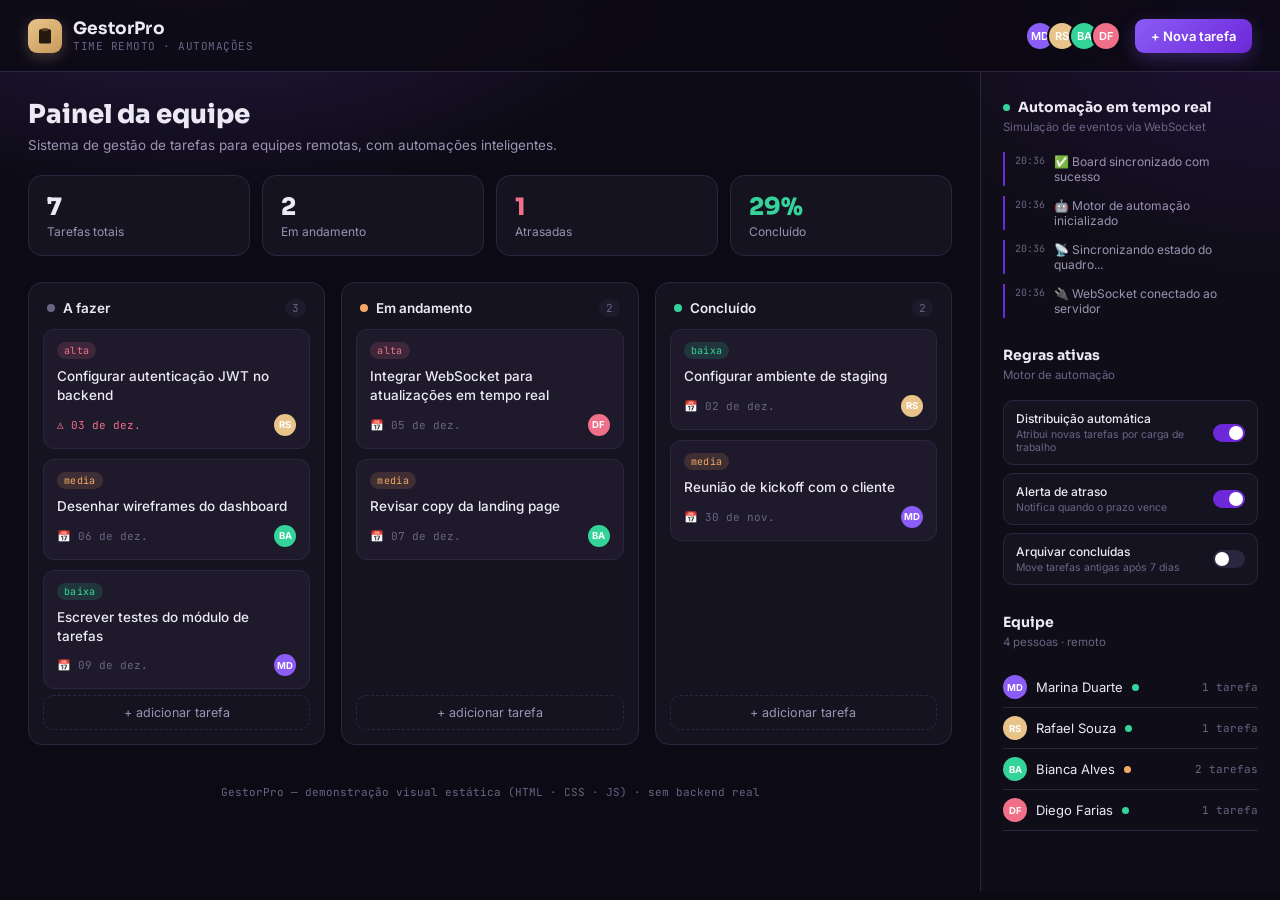
<file: src/index.html>
<!DOCTYPE html>
<html lang="pt-BR">
<head>
  <meta charset="UTF-8" />
  <meta name="viewport" content="width=device-width, initial-scale=1.0" />
  <title>GestorPro — Gestão de tarefas para equipes remotas</title>
  <link rel="preconnect" href="https://fonts.googleapis.com" />
  <link href="https://fonts.googleapis.com/css2?family=Sora:wght@400;600;700;800&family=Inter:wght@400;500;600&family=JetBrains+Mono:wght@400;500&display=swap" rel="stylesheet" />
  <link rel="icon" type="image/png" href="img/gestor-removebg-preview.png" />
  <link rel="stylesheet" href="style.css" />
</head>
<body>

  <div class="topbar">
    <div class="brand">
      <div class="brand-mark">
        <svg viewBox="0 0 24 24" fill="none" xmlns="http://www.w3.org/2000/svg">
          <rect x="4" y="3" width="16" height="19" rx="2" fill="#241a0e"/>
          <rect x="8" y="1.5" width="8" height="4" rx="1.5" fill="#5a4321"/>
          <line x1="7" y1="9" x2="17" y2="9" stroke="#241a0e" stroke-width="1.4"/>
          <line x1="7" y1="12.5" x2="17" y2="12.5" stroke="#241a0e" stroke-width="1.4"/>
          <line x1="7" y1="16" x2="13" y2="16" stroke="#241a0e" stroke-width="1.4"/>
        </svg>
      </div>
      <div>
        <div class="brand-name">GestorPro</div>
        <div class="brand-tag">TIME REMOTO · AUTOMAÇÕES</div>
      </div>
    </div>
    <div class="top-actions">
      <div class="avatars" id="topAvatars"></div>
      <button class="btn btn-primary" id="openModalBtn">+ Nova tarefa</button>
    </div>
  </div>

  <div class="shell">
    <div class="main">
      <div class="page-head">
        <div>
          <p class="page-title">Painel da equipe</p>
          <p class="page-sub">Sistema de gestão de tarefas para equipes remotas, com automações inteligentes.</p>
        </div>
      </div>

      <div class="stats-row" id="statsRow"></div>

      <div class="board" id="board">
        <div class="column" data-status="todo">
          <div class="col-head">
            <div class="col-title"><span class="dot todo"></span>A fazer</div>
            <span class="col-count" id="count-todo">0</span>
          </div>
          <div class="cards" id="cards-todo"></div>
          <button class="add-card-btn" data-status="todo">+ adicionar tarefa</button>
        </div>
        <div class="column" data-status="doing">
          <div class="col-head">
            <div class="col-title"><span class="dot doing"></span>Em andamento</div>
            <span class="col-count" id="count-doing">0</span>
          </div>
          <div class="cards" id="cards-doing"></div>
          <button class="add-card-btn" data-status="doing">+ adicionar tarefa</button>
        </div>
        <div class="column" data-status="done">
          <div class="col-head">
            <div class="col-title"><span class="dot done"></span>Concluído</div>
            <span class="col-count" id="count-done">0</span>
          </div>
          <div class="cards" id="cards-done"></div>
          <button class="add-card-btn" data-status="done">+ adicionar tarefa</button>
        </div>
      </div>

      <div class="footer-note">GestorPro — demonstração visual estática (HTML · CSS · JS) · sem backend real</div>
    </div>

    <div class="side">
      <div class="side-title"><span class="pulse"></span> Automação em tempo real</div>
      <p class="side-sub">Simulação de eventos via WebSocket</p>
      <div class="feed" id="feed"></div>

      <div class="rules-block">
        <div class="side-title" style="margin-top:0;">Regras ativas</div>
        <p class="side-sub">Motor de automação</p>
        <div class="rule">
          <div>
            <div class="rule-name">Distribuição automática</div>
            <div class="rule-desc">Atribui novas tarefas por carga de trabalho</div>
          </div>
          <div class="toggle" data-rule="assign"></div>
        </div>
        <div class="rule">
          <div>
            <div class="rule-name">Alerta de atraso</div>
            <div class="rule-desc">Notifica quando o prazo vence</div>
          </div>
          <div class="toggle" data-rule="overdue"></div>
        </div>
        <div class="rule">
          <div>
            <div class="rule-name">Arquivar concluídas</div>
            <div class="rule-desc">Move tarefas antigas após 7 dias</div>
          </div>
          <div class="toggle off" data-rule="archive"></div>
        </div>
      </div>

      <div class="team-block">
        <div class="side-title" style="margin-top:0;">Equipe</div>
        <p class="side-sub">4 pessoas · remoto</p>
        <div id="teamList"></div>
      </div>
    </div>
  </div>

  <div class="overlay" id="overlay">
    <div class="modal">
      <h3>Nova tarefa</h3>
      <div class="field">
        <label>Título</label>
        <input type="text" id="inpTitle" placeholder="Ex: Revisar proposta do cliente">
      </div>
      <div class="field">
        <label>Responsável</label>
        <select id="inpOwner"></select>
      </div>
      <div class="field">
        <label>Prioridade</label>
        <select id="inpPrio">
          <option value="baixa">Baixa</option>
          <option value="media" selected>Média</option>
          <option value="alta">Alta</option>
        </select>
      </div>
      <div class="field">
        <label>Prazo</label>
        <input type="date" id="inpDue">
      </div>
      <div class="modal-actions">
        <button class="btn" id="cancelBtn">Cancelar</button>
        <button class="btn btn-primary" id="saveBtn">Criar tarefa</button>
      </div>
    </div>
  </div>

  <div class="toast-wrap" id="toastWrap"></div>

  <script src="script.js"></script>
</body>
</html>
</file>
<file: src/style.css>
:root {
  --bg-deep: #0c0a14;
  --bg-surface: #161320;
  --bg-surface-2: #1e1a2c;
  --line: #2b2640;
  --violet: #8b5cf6;
  --violet-soft: #6d28d9;
  --violet-glow: rgba(139, 92, 246, .35);
  --gold: #e8c48a;
  --text: #ece9f5;
  --text-dim: #9a93b3;
  --text-faint: #6a6484;
  --ok: #34d399;
  --warn: #f5a866;
  --danger: #f0708a;
  --radius: 14px;
  --font-display: 'Sora', sans-serif;
  --font-body: 'Inter', sans-serif;
  --font-mono: 'JetBrains Mono', monospace;
}

* {
  box-sizing: border-box;
}

body {
  margin: 0;
}

html,
body {
  background:
    radial-gradient(ellipse 900px 500px at 15% -10%, rgba(139, 92, 246, .25), transparent 60%),
    radial-gradient(ellipse 700px 500px at 100% 0%, rgba(109, 40, 217, .18), transparent 55%),
    var(--bg-deep);
  color: var(--text);
  font-family: var(--font-body);
  min-height: 100vh;
}

::selection {
  background: var(--violet-glow);
}

a {
  color: inherit;
}

/* ---------- Top bar ---------- */
.topbar {
  display: flex;
  align-items: center;
  justify-content: space-between;
  padding: 18px 28px;
  border-bottom: 1px solid var(--line);
  position: sticky;
  top: 0;
  z-index: 20;
  background: rgba(12, 10, 20, .85);
  backdrop-filter: blur(10px);
}

.brand {
  display: flex;
  align-items: center;
  gap: 11px;
}

.brand-mark {
  width: 34px;
  height: 34px;
  border-radius: 9px;
  background: linear-gradient(145deg, var(--gold), #c99a5b);
  display: flex;
  align-items: center;
  justify-content: center;
  box-shadow: 0 4px 14px rgba(232, 196, 138, .25);
}

.brand-mark svg {
  width: 18px;
  height: 18px;
}

.brand-name {
  font-family: var(--font-display);
  font-weight: 700;
  font-size: 17px;
  letter-spacing: .2px;
}

.brand-tag {
  font-size: 11px;
  color: var(--text-faint);
  font-family: var(--font-mono);
  letter-spacing: .5px;
}

.top-actions {
  display: flex;
  align-items: center;
  gap: 14px;
}

.avatars {
  display: flex;
}

.avatars .av {
  width: 30px;
  height: 30px;
  border-radius: 50%;
  margin-left: -8px;
  border: 2px solid var(--bg-deep);
  display: flex;
  align-items: center;
  justify-content: center;
  font-size: 11px;
  font-weight: 600;
  color: #fff;
}

.btn {
  font-family: var(--font-body);
  font-weight: 600;
  font-size: 13px;
  padding: 9px 16px;
  border-radius: 9px;
  border: 1px solid var(--line);
  background: var(--bg-surface-2);
  color: var(--text);
  cursor: pointer;
  transition: .15s ease;
}

.btn:hover {
  border-color: var(--violet);
  background: #241f36;
}

.btn-primary {
  background: linear-gradient(135deg, var(--violet), var(--violet-soft));
  border: none;
  color: #fff;
  box-shadow: 0 6px 18px rgba(139, 92, 246, .3);
}

.btn-primary:hover {
  filter: brightness(1.08);
}

/* ---------- Layout ---------- */
.shell {
  display: grid;
  grid-template-columns: 1fr 300px;
  gap: 0;
}

.main {
  padding: 26px 28px 60px;
}

@media (max-width: 980px) {
  .shell {
    grid-template-columns: 1fr;
  }
  .side {
    order: -1;
  }
}

.page-head {
  display: flex;
  align-items: flex-end;
  justify-content: space-between;
  margin-bottom: 22px;
  flex-wrap: wrap;
  gap: 14px;
}

.page-title {
  font-family: var(--font-display);
  font-size: 26px;
  font-weight: 800;
  margin: 0 0 6px;
}

.page-sub {
  color: var(--text-dim);
  font-size: 13.5px;
  margin: 0;
}

.stats-row {
  display: grid;
  grid-template-columns: repeat(4, 1fr);
  gap: 12px;
  margin-bottom: 26px;
}

@media (max-width: 720px) {
  .stats-row {
    grid-template-columns: repeat(2, 1fr);
  }
}

.stat-card {
  background: var(--bg-surface);
  border: 1px solid var(--line);
  border-radius: var(--radius);
  padding: 16px 18px;
}

.stat-num {
  font-family: var(--font-display);
  font-size: 24px;
  font-weight: 800;
}

.stat-label {
  font-size: 12px;
  color: var(--text-dim);
  margin-top: 2px;
}

/* ---------- Kanban ---------- */
.board {
  display: grid;
  grid-template-columns: repeat(3, 1fr);
  gap: 16px;
}

@media (max-width: 820px) {
  .board {
    grid-template-columns: 1fr;
  }
}

.column {
  background: var(--bg-surface);
  border: 1px solid var(--line);
  border-radius: var(--radius);
  padding: 14px;
  min-height: 220px;
  display: flex;
  flex-direction: column;
}

.column.drag-over {
  border-color: var(--violet);
  box-shadow: 0 0 0 1px var(--violet) inset;
}

.col-head {
  display: flex;
  align-items: center;
  justify-content: space-between;
  padding: 2px 4px 12px;
}

.col-title {
  display: flex;
  align-items: center;
  gap: 8px;
  font-weight: 600;
  font-size: 13.5px;
}

.dot {
  width: 8px;
  height: 8px;
  border-radius: 50%;
}

.dot.todo {
  background: var(--text-faint);
}

.dot.doing {
  background: var(--warn);
}

.dot.done {
  background: var(--ok);
}

.col-count {
  font-family: var(--font-mono);
  font-size: 11px;
  color: var(--text-faint);
  background: var(--bg-surface-2);
  padding: 2px 7px;
  border-radius: 20px;
}

.cards {
  display: flex;
  flex-direction: column;
  gap: 10px;
  flex: 1;
  min-height: 60px;
}

.card {
  background: var(--bg-surface-2);
  border: 1px solid var(--line);
  border-radius: 11px;
  padding: 12px 13px;
  cursor: grab;
  transition: .15s ease;
  position: relative;
}

.card:hover {
  border-color: var(--violet);
  transform: translateY(-1px);
}

.card.dragging {
  opacity: .4;
}

.card-top {
  display: flex;
  justify-content: space-between;
  align-items: flex-start;
  gap: 8px;
  margin-bottom: 8px;
}

.prio {
  font-size: 10px;
  font-family: var(--font-mono);
  padding: 2px 7px;
  border-radius: 20px;
  letter-spacing: .3px;
  white-space: nowrap;
}

.prio.alta {
  background: rgba(240, 112, 138, .15);
  color: var(--danger);
}

.prio.media {
  background: rgba(245, 168, 102, .15);
  color: var(--warn);
}

.prio.baixa {
  background: rgba(52, 211, 153, .15);
  color: var(--ok);
}

.card-title {
  font-size: 13.5px;
  font-weight: 500;
  line-height: 1.4;
  margin-bottom: 9px;
}

.card-bottom {
  display: flex;
  align-items: center;
  justify-content: space-between;
}

.card-due {
  font-size: 11px;
  color: var(--text-faint);
  font-family: var(--font-mono);
}

.card-due.overdue {
  color: var(--danger);
}

.card-avatar {
  width: 22px;
  height: 22px;
  border-radius: 50%;
  font-size: 9.5px;
  font-weight: 700;
  display: flex;
  align-items: center;
  justify-content: center;
  color: #fff;
}

.del-btn {
  position: absolute;
  top: 8px;
  right: 8px;
  background: none;
  border: none;
  color: var(--text-faint);
  cursor: pointer;
  opacity: 0;
  transition: .15s;
  font-size: 14px;
  line-height: 1;
}

.card:hover .del-btn {
  opacity: 1;
}

.del-btn:hover {
  color: var(--danger);
}

.add-card-btn {
  margin-top: 6px;
  border: 1px dashed var(--line);
  background: transparent;
  color: var(--text-dim);
  border-radius: 10px;
  padding: 9px;
  font-size: 12.5px;
  cursor: pointer;
  font-family: var(--font-body);
}

.add-card-btn:hover {
  border-color: var(--violet);
  color: var(--text);
}

/* ---------- Sidebar / automation feed ---------- */
.side {
  border-left: 1px solid var(--line);
  padding: 26px 22px 60px;
  background: rgba(255, 255, 255, .01);
}

.side-title {
  font-family: var(--font-display);
  font-weight: 700;
  font-size: 14px;
  display: flex;
  align-items: center;
  gap: 8px;
  margin-bottom: 4px;
}

.pulse {
  width: 7px;
  height: 7px;
  border-radius: 50%;
  background: var(--ok);
  box-shadow: 0 0 0 0 rgba(52, 211, 153, .6);
  animation: pulse 2s infinite;
}

@keyframes pulse {
  0% {
    box-shadow: 0 0 0 0 rgba(52, 211, 153, .55);
  }
  70% {
    box-shadow: 0 0 0 8px rgba(52, 211, 153, 0);
  }
  100% {
    box-shadow: 0 0 0 0 rgba(52, 211, 153, 0);
  }
}

.side-sub {
  font-size: 11.5px;
  color: var(--text-faint);
  margin: 0 0 18px;
}

.feed {
  display: flex;
  flex-direction: column;
  gap: 10px;
  max-height: 340px;
  overflow-y: auto;
  padding-right: 2px;
}

.feed::-webkit-scrollbar {
  width: 5px;
}

.feed::-webkit-scrollbar-thumb {
  background: var(--line);
  border-radius: 4px;
}

.feed-item {
  display: flex;
  gap: 9px;
  font-size: 12px;
  color: var(--text-dim);
  border-left: 2px solid var(--violet-soft);
  padding: 2px 0 2px 10px;
  animation: slidein .35s ease;
}

@keyframes slidein {
  from {
    opacity: 0;
    transform: translateX(6px);
  }
  to {
    opacity: 1;
    transform: translateX(0);
  }
}

.feed-time {
  font-family: var(--font-mono);
  font-size: 10px;
  color: var(--text-faint);
  white-space: nowrap;
}

.team-block {
  margin-top: 28px;
}

.team-row {
  display: flex;
  align-items: center;
  justify-content: space-between;
  padding: 8px 0;
  border-bottom: 1px solid var(--line);
}

.team-person {
  display: flex;
  align-items: center;
  gap: 9px;
  font-size: 13px;
}

.status-chip {
  width: 7px;
  height: 7px;
  border-radius: 50%;
}

.status-chip.online {
  background: var(--ok);
}

.status-chip.away {
  background: var(--warn);
}

.team-load {
  font-size: 11px;
  color: var(--text-faint);
  font-family: var(--font-mono);
}

.rules-block {
  margin-top: 28px;
}

.rule {
  display: flex;
  align-items: center;
  justify-content: space-between;
  background: var(--bg-surface);
  border: 1px solid var(--line);
  border-radius: 10px;
  padding: 10px 12px;
  margin-bottom: 8px;
  font-size: 12px;
}

.rule-name {
  font-weight: 500;
}

.rule-desc {
  color: var(--text-faint);
  font-size: 10.5px;
  margin-top: 2px;
}

.toggle {
  width: 32px;
  height: 18px;
  border-radius: 20px;
  background: var(--violet-soft);
  position: relative;
  cursor: pointer;
  flex-shrink: 0;
}

.toggle::after {
  content: '';
  position: absolute;
  top: 2px;
  left: 16px;
  width: 14px;
  height: 14px;
  border-radius: 50%;
  background: #fff;
  transition: .15s;
}

.toggle.off {
  background: var(--line);
}

.toggle.off::after {
  left: 2px;
}

/* ---------- Modal ---------- */
.overlay {
  position: fixed;
  inset: 0;
  background: rgba(6, 5, 10, .6);
  backdrop-filter: blur(3px);
  display: none;
  align-items: center;
  justify-content: center;
  z-index: 50;
  padding: 20px;
}

.overlay.open {
  display: flex;
}

.modal {
  background: var(--bg-surface);
  border: 1px solid var(--line);
  border-radius: 16px;
  width: 100%;
  max-width: 420px;
  padding: 22px;
}

.modal h3 {
  margin: 0 0 16px;
  font-family: var(--font-display);
  font-size: 17px;
}

.field {
  margin-bottom: 14px;
}

.field label {
  display: block;
  font-size: 11.5px;
  color: var(--text-dim);
  margin-bottom: 6px;
}

.field input,
.field select {
  width: 100%;
  background: var(--bg-surface-2);
  border: 1px solid var(--line);
  border-radius: 8px;
  padding: 9px 11px;
  color: var(--text);
  font-family: var(--font-body);
  font-size: 13px;
}

.field input:focus,
.field select:focus {
  outline: none;
  border-color: var(--violet);
}

.modal-actions {
  display: flex;
  justify-content: flex-end;
  gap: 10px;
  margin-top: 18px;
}

.toast-wrap {
  position: fixed;
  bottom: 22px;
  right: 22px;
  z-index: 60;
  display: flex;
  flex-direction: column;
  gap: 8px;
}

.toast {
  background: var(--bg-surface-2);
  border: 1px solid var(--violet-soft);
  border-radius: 10px;
  padding: 11px 15px;
  font-size: 12.5px;
  box-shadow: 0 10px 30px rgba(0, 0, 0, .4);
  animation: toastin .25s ease;
  display: flex;
  align-items: center;
  gap: 8px;
}

@keyframes toastin {
  from {
    opacity: 0;
    transform: translateY(8px);
  }
  to {
    opacity: 1;
    transform: translateY(0);
  }
}

.footer-note {
  text-align: center;
  color: var(--text-faint);
  font-size: 11px;
  margin-top: 40px;
  font-family: var(--font-mono);
}
</file>
